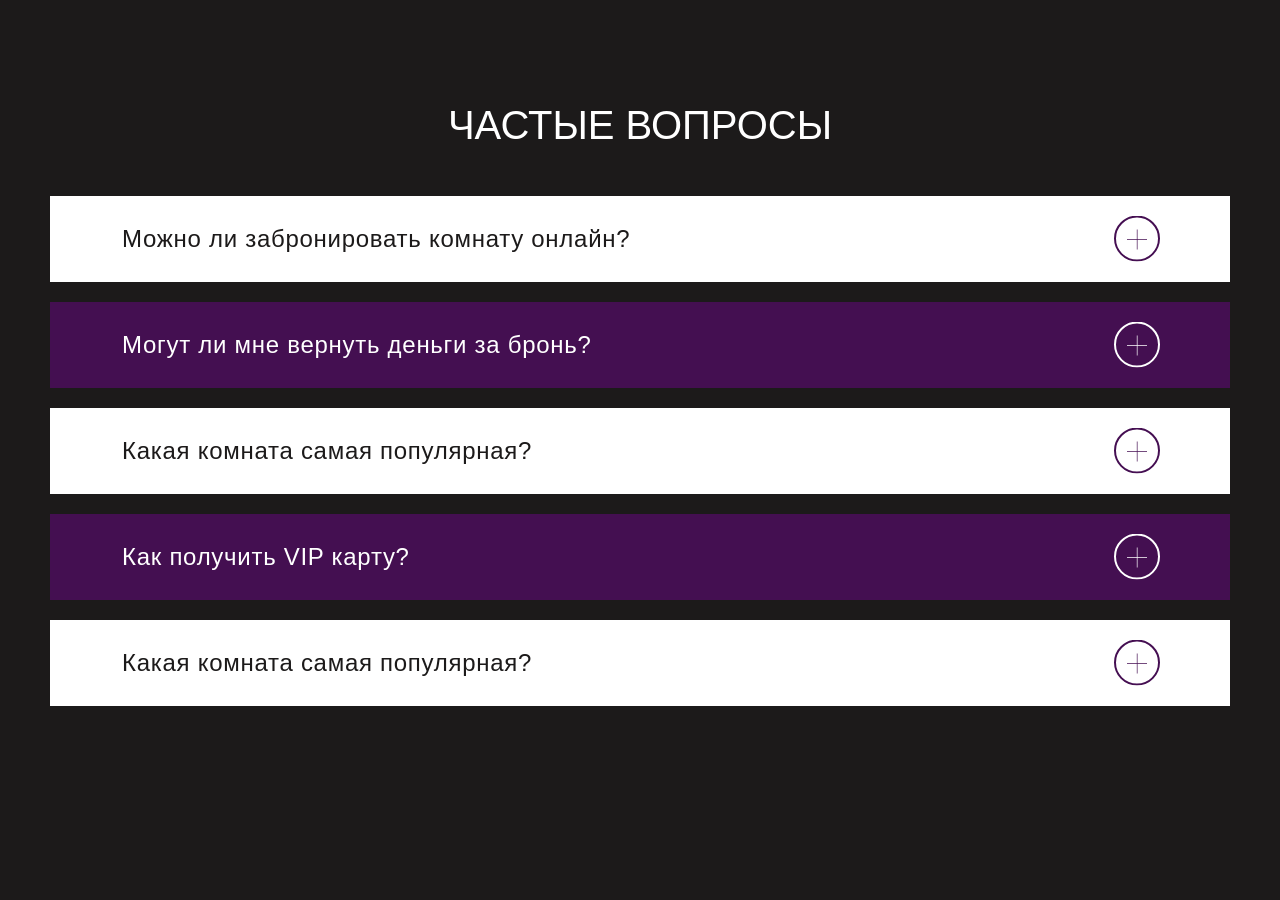
<file: accordeon/index.html>
<!DOCTYPE html>
<html lang="en">

<head>
    <meta charset="UTF-8">
    <meta name="viewport" content="width=device-width, initial-scale=1.0">
    <title>Accordeon</title>
    <link rel="stylesheet" href="./css/style.css">
</head>

<body>
    <script src="./js/script.js"></script>
</body>

</html>
</file>
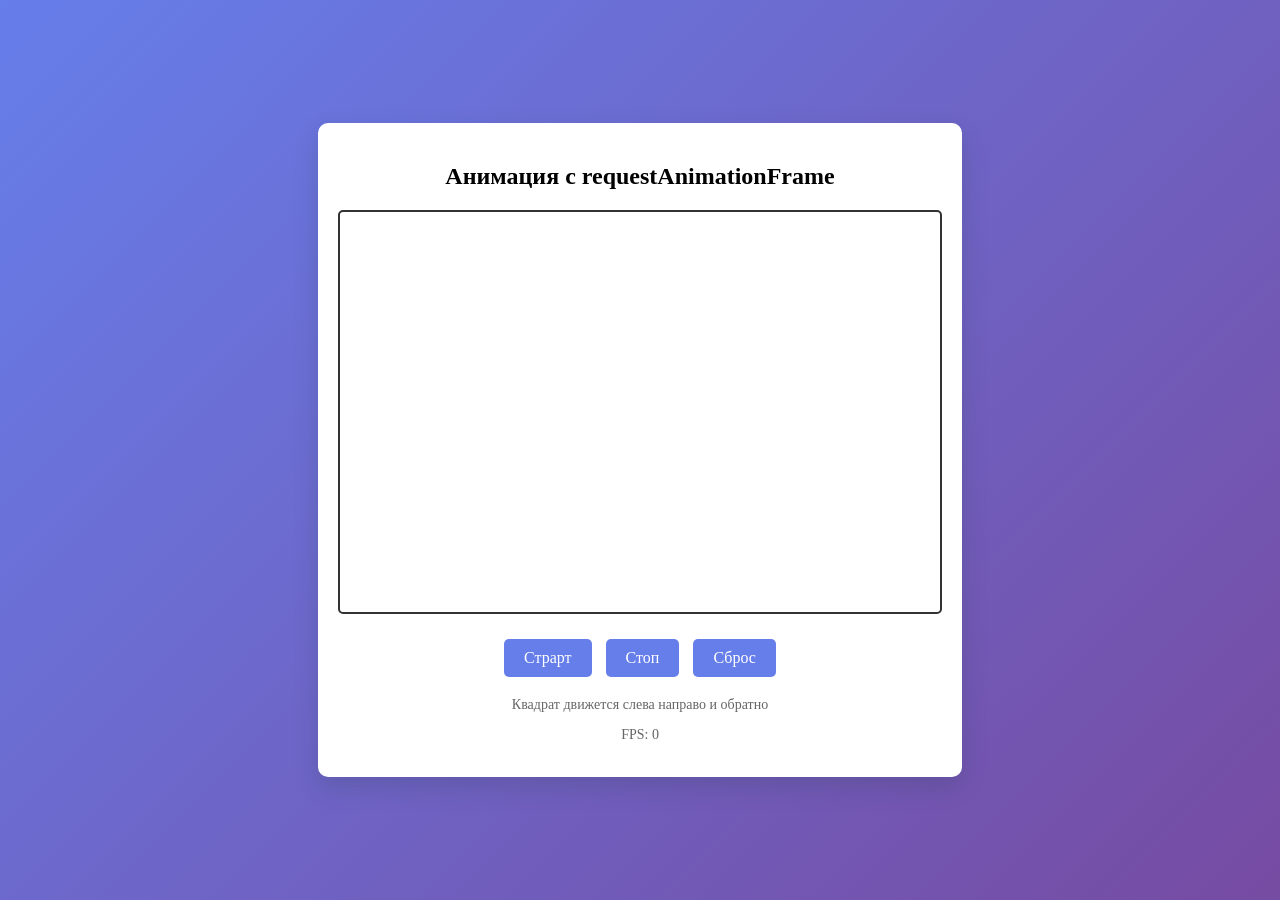
<file: animation/index.html>
<!DOCTYPE html>
<html lang="en">

<head>
    <meta charset="UTF-8">
    <meta name="viewport" content="width=device-width, initial-scale=1.0">
    <title>Animation</title>
    <link rel="stylesheet" href="./css/style.css">
</head>

<body>
    <div class="container">
        <h2>Анимация с requestAnimationFrame</h2>
        <canvas id="canvas" width="600" height="400"></canvas>
        <div>
            <button id="startBtn">Страрт</button>
            <button id="stopBtn">Стоп</button>
            <button id="resetBtn">Сброс</button>
        </div>
        <div class="info">
            <p>Квадрат движется слева направо и обратно</p>
            <p>FPS: <span id="fps">0</span></p>
        </div>
    </div>

    <script src="./js/script.js"></script>
</body>

</html>
</file>
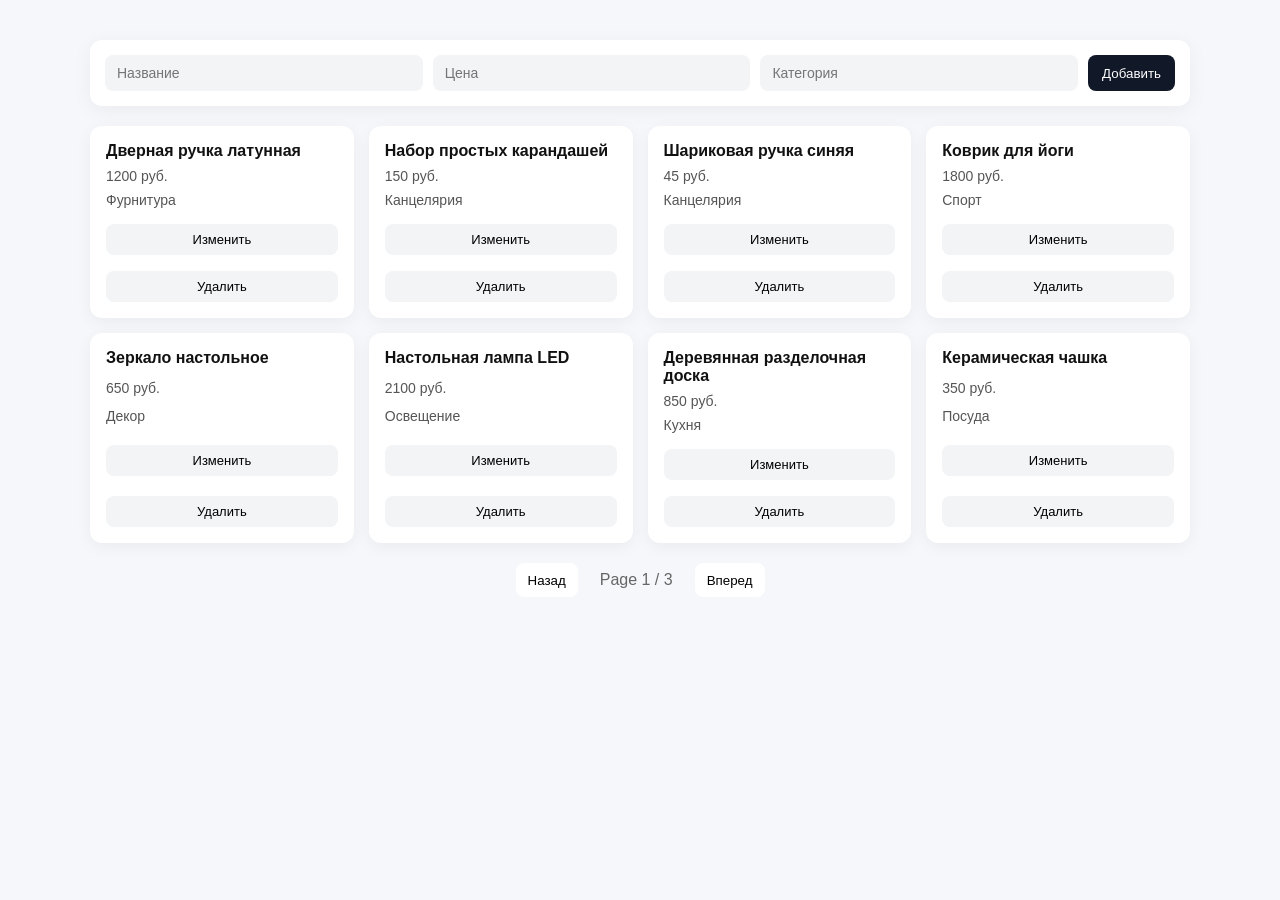
<file: API Fetch (Local)/index.html>
<!DOCTYPE html>
<html lang="en">
<head>
    <meta charset="UTF-8">
    <meta name="viewport" content="width=device-width, initial-scale=1.0">
    <title>Fetch API</title>
    <link rel="stylesheet" href="./css/style.css">
</head>
<body>
    <!-- <script src="./script/script.js"></script> -->
    <script src="./script/script1.js"></script>
</body>
</html>
</file>
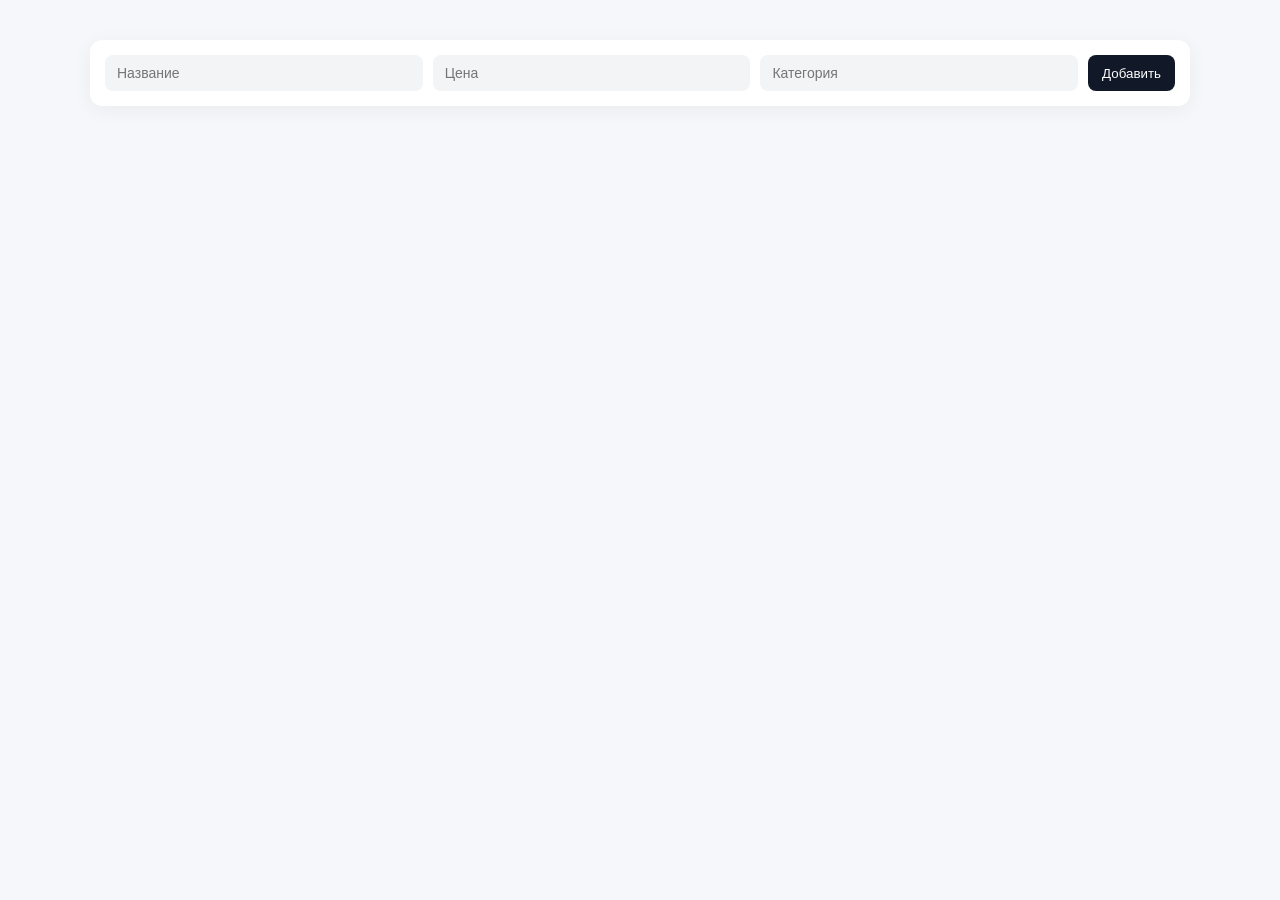
<file: API Fetch/index.html>
<!DOCTYPE html>
<html lang="en">
<head>
    <meta charset="UTF-8">
    <meta name="viewport" content="width=device-width, initial-scale=1.0">
    <title>Fetch API</title>
    <link rel="stylesheet" href="./css/style.css">
</head>
<body>
    <script src="./script/script.js"></script>
</body>
</html>
</file>
<file: accordeon/css/style.css>
:root {
    --white: #FFFFFF;
    --black: #1C1A1A;
    --violet: #440F51;
}

* {
    font-family: 'Inter', sans-serif;
    margin: 0;
    padding: 0;
    box-sizing: border-box;
    font-weight: 400;
    color: var(--black);
}

body {
    display: flex;
    justify-content: center;
    align-items: center;
    margin: 100px;
    background: var(--black);
}

.accordion {
    width: 1180px;
    display: flex;
    flex-direction: column;
    gap: 20px;
}

h1 {
    text-align: center;
    color: var(--white);
    line-height: 50px;
    font-size: 40px;
    margin-bottom: 46px;
}

.contentBox:nth-child(odd) .label {
    background: var(--white);
    color: var(--black);
}

.contentBox:nth-child(odd) .label::after {
    filter: brightness(0) saturate(100%) invert(12%) sepia(24%) saturate(5808%) hue-rotate(270deg) brightness(94%) contrast(105%);
}

.label {
    font-size: 24px;
    line-height: 28px;
    position: relative;
    padding: 29px 72px;
    background: var(--violet);
    color: var(--white);
    cursor: pointer;
    letter-spacing: 0.72px;
}

.label::after {
    content: url('../icons/open.svg');
    position: absolute;
    top: 50%;
    right: 70px;
    transform: translateY(-45%);
}

.contentBox.active .label::after {
    content: url('../icons/close.svg');
}

.content {
    font-size: 24px;
    line-height: 28px;
    position: relative;
    display: flex;
    justify-content: center;
    background: var(--white);
    height: 0;
    min-height: 0; 
    padding: 0 72px;
    overflow: hidden;
    transition: all 0.5s ease;
    overflow-y: hidden;
}

p {
    align-content: center;
}

.contentBox.active .content {
    height: auto;
    min-height: 214px;
    padding: 72px;
}
</file>
<file: animation/css/style.css>
body {
    margin: 0;
    min-height: 100vh;
    display: flex;
    justify-content: center;
    align-items: center;
    background: linear-gradient(135deg, #667eea 0%, #764ba2 100%);
    font-family: 'Montserrat';
}

.container {
    text-align: center;
    background: #fff;
    padding: 20px;
    border-radius: 10px;
    box-shadow: 0px 10px 24px 0px rgba(34, 60, 80, 0.2);
}

canvas {
    border: 2px solid #333;
    background: #fff;
    display: block;
    margin: 20px auto;
    border-radius: 5px;
}

button {
    font-family: 'Montserrat';
    background: #667eea;
    color: #fff;
    border: none;
    padding: 10px 20px;
    margin: 5px;
    border-radius: 5px;
    cursor: pointer;
    font-size: 16px;
    transition: all 0.3s ease;
}

button:hover {
    background: #764ba2;
}

.info {
    margin-top: 15px;
    color: #666;
    font-size: 14px;
}
</file>
<file: API Fetch (Local)/css/style.css>
body {
    margin: 0;
    font-family: 'Montserrat', sans-serif;
    background: #f6f7fb;
    color: #111;
}

.root {
    max-width: 1100px;
    margin: 40px auto;
    padding: 0 20px;
}

.form {
    display: flex;
    flex-wrap: wrap;
    gap: 10px;
    background: white;
    padding: 15px;
    border-radius: 12px;
    box-shadow: 0 4px 20px rgba(0, 0, 0, 0.05);
    margin-bottom: 20px;
}

.form input {
    flex: 1;
    padding: 10px 12px;
    border: none;
    border-radius: 8px;
    outline: none;
    font-size: 14px;
    background: #f3f4f6;
}

.form input:focus {
    background: #e9eefc;
}

.form button {
    padding: 10px 14px;
    background: #111827;
    color: white;
    border: none;
    border-radius: 8px;
    cursor: pointer;
    transition: 0.2s;
}

.form button:hover {
    background: #000;
}

.cards {
    display: grid;
    grid-template-columns: repeat(auto-fill, minmax(240px, 1fr));
    gap: 15px;
}

.card {
    background: white;
    border-radius: 12px;
    padding: 16px;
    box-shadow: 0 4px 16px rgba(0, 0, 0, 0.05);
    display: flex;
    flex-direction: column;
    gap: 8px;
    justify-content: space-between;
}

.card h3 {
    font-size: 16px;
    margin: 0;
}

.card p {
    margin: 0;
    font-size: 14px;
    color: #555;
}

.card button {
    margin-top: 8px;
    padding: 8px 10px;
    border-radius: 8px;
    border: none;
    cursor: pointer;
    font-size: 13px;
    background: #f3f4f6;
    transition: 0.2s;
}

.btn-edit:hover {
    background: rgba(59, 130, 246, 0.25);
}

.btn-del:hover {
    background: rgba(239, 68, 68, 0.25);
}

.pagination {
    margin-top: 20px;
    display: flex;
    justify-content: center;
    gap: 10px;
}

.pagination button {
    padding: 8px 12px;
    border-radius: 8px;
    border: none;
    background: white;
    cursor: pointer;
    transition: 0.2s;
}

.pagination button:hover {
    background: #f3f4f6;
}

.pagination span {
    padding: 8px 12px;
    color: #666;
}
</file>
<file: API Fetch/css/style.css>
body {
    margin: 0;
    font-family: 'Montserrat', sans-serif;
    background: #f6f7fb;
    color: #111;
}

.root {
    max-width: 1100px;
    margin: 40px auto;
    padding: 0 20px;
}

.form {
    display: flex;
    flex-wrap: wrap;
    gap: 10px;
    background: white;
    padding: 15px;
    border-radius: 12px;
    box-shadow: 0 4px 20px rgba(0, 0, 0, 0.05);
    margin-bottom: 20px;
}

.form input {
    flex: 1;
    padding: 10px 12px;
    border: none;
    border-radius: 8px;
    outline: none;
    font-size: 14px;
    background: #f3f4f6;
}

.form input:focus {
    background: #e9eefc;
}

.form button {
    padding: 10px 14px;
    background: #111827;
    color: white;
    border: none;
    border-radius: 8px;
    cursor: pointer;
    transition: 0.2s;
}

.form button:hover {
    background: #000;
}

.cards {
    display: grid;
    grid-template-columns: repeat(auto-fill, minmax(240px, 1fr));
    gap: 15px;
}

.card {
    background: white;
    border-radius: 12px;
    padding: 16px;
    box-shadow: 0 4px 16px rgba(0, 0, 0, 0.05);
    display: flex;
    flex-direction: column;
    gap: 6px;
    justify-content: space-between;
}

.card h3 {
    font-size: 16px;
    margin: 0;
}

.card p {
    margin: 0;
    font-size: 14px;
    color: #555;
}

.card button {
    margin-top: 8px;
    padding: 8px 10px;
    border-radius: 8px;
    border: none;
    cursor: pointer;
    font-size: 13px;
    background: #f3f4f6;
    transition: 0.2s;
}

.btn-edit:hover {
    background: rgba(59, 130, 246, 0.25);
}

.btn-del:hover {
    background: rgba(239, 68, 68, 0.25);
}

.card button:hover {
    transform: translateY(-1px);
}

.pagination {
    margin-top: 20px;
    display: flex;
    justify-content: center;
    gap: 10px;
}

.pagination button {
    padding: 8px 12px;
    border-radius: 8px;
    border: none;
    background: white;
    cursor: pointer;
    transition: 0.2s;
}

.pagination button:hover {
    background: #f3f4f6;
}

.pagination span {
    padding: 8px 12px;
    color: #666;
}
</file>
